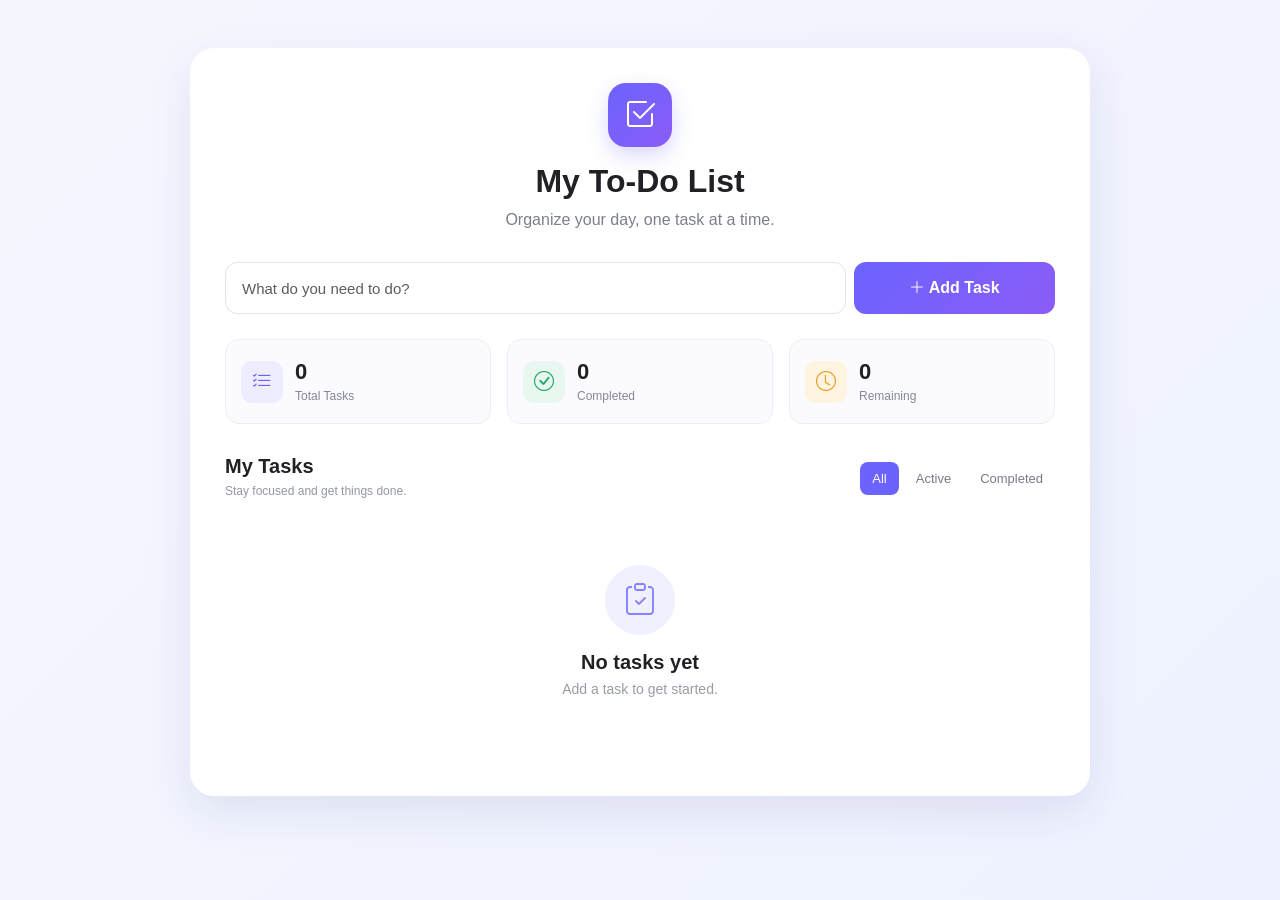
<file: 01-TO-DO-LIST/index.html>
<!DOCTYPE html>
<html lang="en">
<head>
    <meta charset="UTF-8">
    <meta name="viewport" content="width=device-width, initial-scale=1.0">

    <title>My To-Do List</title>

    <!-- Bootstrap CSS -->
    <link href="https://cdn.jsdelivr.net/npm/bootstrap@5.3.3/dist/css/bootstrap.min.css" rel="stylesheet">

    <!-- Bootstrap Icons -->
    <link rel="stylesheet" href="https://cdn.jsdelivr.net/npm/bootstrap-icons@1.11.3/font/bootstrap-icons.min.css">

    <!-- Custom CSS -->
    <link rel="stylesheet" href="style.css">
</head>

<body>

    <div class="container py-4 py-md-5">

        <div class="todo-card mx-auto">

            <!-- Header -->
            <div class="header-section text-center">

                <div class="app-icon">
                    <i class="bi bi-check2-square"></i>
                </div>

                <h1>My To-Do List</h1>

                <p>
                    Organize your day, one task at a time.
                </p>

            </div>


            <!-- Add Task Section -->
            <div class="row g-2 add-task-section">

                <div class="col-12 col-md-9">

                    <input
                        type="text"
                        id="taskInput"
                        class="form-control task-input"
                        placeholder="What do you need to do?"
                    >

                </div>

                <div class="col-12 col-md-3">

                    <button id="addTaskBtn" class="btn add-btn w-100">
                        <i class="bi bi-plus-lg"></i>
                        Add Task
                    </button>

                </div>

            </div>


            <!-- Summary -->
            <div class="row g-3 summary-section">

                <div class="col-4">

                    <div class="summary-card">
                        <div class="summary-icon">
                            <i class="bi bi-list-check"></i>
                        </div>

                        <div>
                            <h3 id="totalTasks">0</h3>
                            <p>Total Tasks</p>
                        </div>
                    </div>

                </div>


                <div class="col-4">

                    <div class="summary-card">
                        <div class="summary-icon completed-icon">
                            <i class="bi bi-check-circle"></i>
                        </div>

                        <div>
                            <h3 id="completedTasks">0</h3>
                            <p>Completed</p>
                        </div>
                    </div>

                </div>


                <div class="col-4">

                    <div class="summary-card">
                        <div class="summary-icon remaining-icon">
                            <i class="bi bi-clock"></i>
                        </div>

                        <div>
                            <h3 id="remainingTasks">0</h3>
                            <p>Remaining</p>
                        </div>
                    </div>

                </div>

            </div>


            <!-- Task Heading + Filters -->
            <div class="task-header">

                <div>
                    <h5>My Tasks</h5>
                    <span id="taskMessage">Stay focused and get things done.</span>
                </div>


                <div class="filter-buttons">

                    <button class="filter-btn active" data-filter="all">
                        All
                    </button>

                    <button class="filter-btn" data-filter="active">
                        Active
                    </button>

                    <button class="filter-btn" data-filter="completed">
                        Completed
                    </button>

                </div>

            </div>


            <!-- Task List -->
            <div id="taskList" class="list-group">

            </div>


            <!-- Empty State -->
            <div id="emptyState" class="empty-state">

                <div class="empty-icon">
                    <i class="bi bi-clipboard-check"></i>
                </div>

                <h5>No tasks yet</h5>

                <p>Add a task to get started.</p>

            </div>

        </div>

    </div>


    <!-- JavaScript -->
    <script src="script.js"></script>

</body>
</html>
</file>
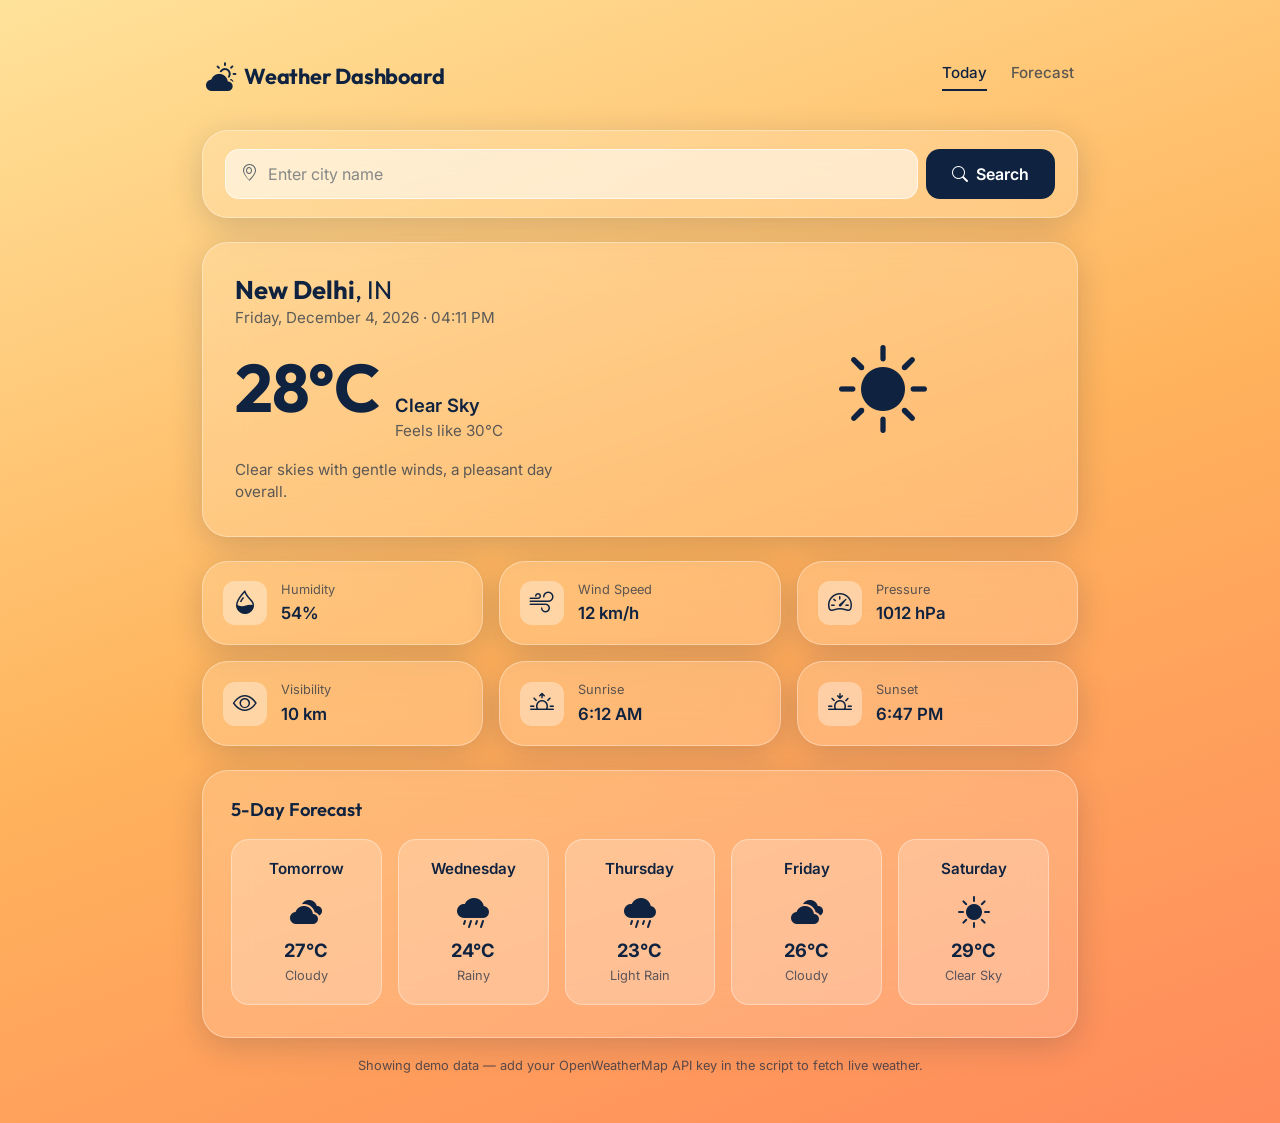
<file: 03-WEATHER_DASHBOARD/index.html>
<!DOCTYPE html>
<html lang="en">
<head>
<meta charset="UTF-8">
<meta name="viewport" content="width=device-width, initial-scale=1.0">
<title>Weather Dashboard</title>

<!-- Bootstrap 5 -->
<link href="https://cdn.jsdelivr.net/npm/bootstrap@5.3.3/dist/css/bootstrap.min.css" rel="stylesheet">
<!-- Bootstrap Icons -->
<link rel="stylesheet" href="https://cdn.jsdelivr.net/npm/bootstrap-icons@1.11.3/font/bootstrap-icons.css">
<!-- Fonts -->
<link rel="preconnect" href="https://fonts.googleapis.com">
<link href="https://fonts.googleapis.com/css2?family=Outfit:wght@400;500;600;700;800&family=Inter:wght@400;500;600&display=swap" rel="stylesheet">
<link rel="stylesheet" href="style.css">

</head>
<body class="bg-default" id="pageBody">

<div class="container py-4 py-md-5" style="max-width: 900px;">

  <!-- Header -->
  <header class="d-flex justify-content-between align-items-center mb-4 dashboard-header">
    <div class="d-flex align-items-center gap-2">
      <i class="bi bi-cloud-sun-fill header-icon"></i>
      <h1 class="brand-title">Weather Dashboard</h1>
    </div>
    <nav class="header-nav d-none d-sm-flex gap-4">
      <a href="#" class="nav-link-custom active">Today</a>
      <a href="#" class="nav-link-custom">Forecast</a>
    </nav>
  </header>

  <!-- Search -->
  <div class="glass-panel search-panel mb-4">
    <form id="searchForm" class="d-flex flex-column flex-sm-row gap-2">

      <div class="search-input-wrap flex-grow-1">
        <i class="bi bi-geo-alt"></i>
        <input type="text" id="cityInput" class="search-input" placeholder="Enter city name" autocomplete="off" aria-label="City name">
      </div>

      <button type="submit" class="search-btn">
        <i class="bi bi-search"></i>
        <span>Search</span>
      </button>
    </form>

    <div id="errorMsg" class="error-message d-none">
      <i class="bi bi-exclamation-circle"></i>
      <span id="errorText"></span>
    </div>
  </div>

  <!-- Loading state -->
  <div id="loadingState" class="glass-panel text-center py-5 mb-4 d-none">
    <div class="spinner-custom"></div>
    <div id="loadingText" class="text-soft">Fetching weather…</div>
  </div>

  <!-- Main content -->
  <div id="weatherContent">

    <!-- Current weather -->
    <div class="glass-panel current-weather-card mb-4">
      <div class="row align-items-center g-4">
        <div class="col-12 col-md-7">
          <h2 class="city-name"><span id="cityName">—</span><span id="countryName" class="fw-normal"></span></h2>
          <div class="city-meta" id="dateTime">—</div>
          <div class="d-flex align-items-baseline gap-3 mt-4">
            
            <span class="display-num" id="tempValue">--°</span>
            <div>
              <div class="condition-label" id="conditionLabel">—</div>
              <div class="feels-like">Feels like <span id="feelsLike">--°</span></div>
            </div>
          </div>
          <p class="weather-desc mt-3 mb-0" id="weatherDesc">—</p>
        </div>
        <div class="col-12 col-md-5 text-center">
          <i class="bi weather-icon-lg" id="mainIcon"></i>
        </div>
      </div>
    </div>

    <!-- Details grid -->
    <div class="row g-3 mb-4" id="detailsGrid">
      <div class="col-6 col-md-4">
        <div class="glass-panel detail-card">
          <div class="detail-icon"><i class="bi bi-droplet-half"></i></div>
          <div>
            <div class="detail-label">Humidity</div>
            <div class="detail-value"><span id="humidityVal">--</span>%</div>
          </div>
        </div>
      </div>
      <div class="col-6 col-md-4">
        <div class="glass-panel detail-card">
          <div class="detail-icon"><i class="bi bi-wind"></i></div>
          <div>
            <div class="detail-label">Wind Speed</div>
            <div class="detail-value"><span id="windVal">--</span> km/h</div>
          </div>
        </div>
      </div>
      <div class="col-6 col-md-4">
        <div class="glass-panel detail-card">
          <div class="detail-icon"><i class="bi bi-speedometer2"></i></div>
          <div>
            <div class="detail-label">Pressure</div>
            <div class="detail-value"><span id="pressureVal">--</span> hPa</div>
          </div>
        </div>
      </div>
      <div class="col-6 col-md-4">
        <div class="glass-panel detail-card">
          <div class="detail-icon"><i class="bi bi-eye"></i></div>
          <div>
            <div class="detail-label">Visibility</div>
            <div class="detail-value"><span id="visibilityVal">--</span> km</div>
          </div>
        </div>
      </div>
      <div class="col-6 col-md-4">
        <div class="glass-panel detail-card">
          <div class="detail-icon"><i class="bi bi-sunrise"></i></div>
          <div>
            <div class="detail-label">Sunrise</div>
            <div class="detail-value" id="sunriseVal">--:--</div>
          </div>
        </div>
      </div>
      <div class="col-6 col-md-4">
        <div class="glass-panel detail-card">
          <div class="detail-icon"><i class="bi bi-sunset"></i></div>
          <div>
            <div class="detail-label">Sunset</div>
            <div class="detail-value" id="sunsetVal">--:--</div>
          </div>
        </div>
      </div>
    </div>

    <!-- Forecast -->
    <div class="glass-panel forecast-panel">
      <h2 class="section-heading">5-Day Forecast</h2>
      <div class="forecast-scroll d-flex gap-3" id="forecastRow"></div>
    </div>

    <div class="demo-note" id="demoNote"></div>

  </div>
</div>


<script src="script.js" defer></script>
<script src="https://cdn.jsdelivr.net/npm/bootstrap@5.3.3/dist/js/bootstrap.bundle.min.js"></script>
</body>
</html>
</file>
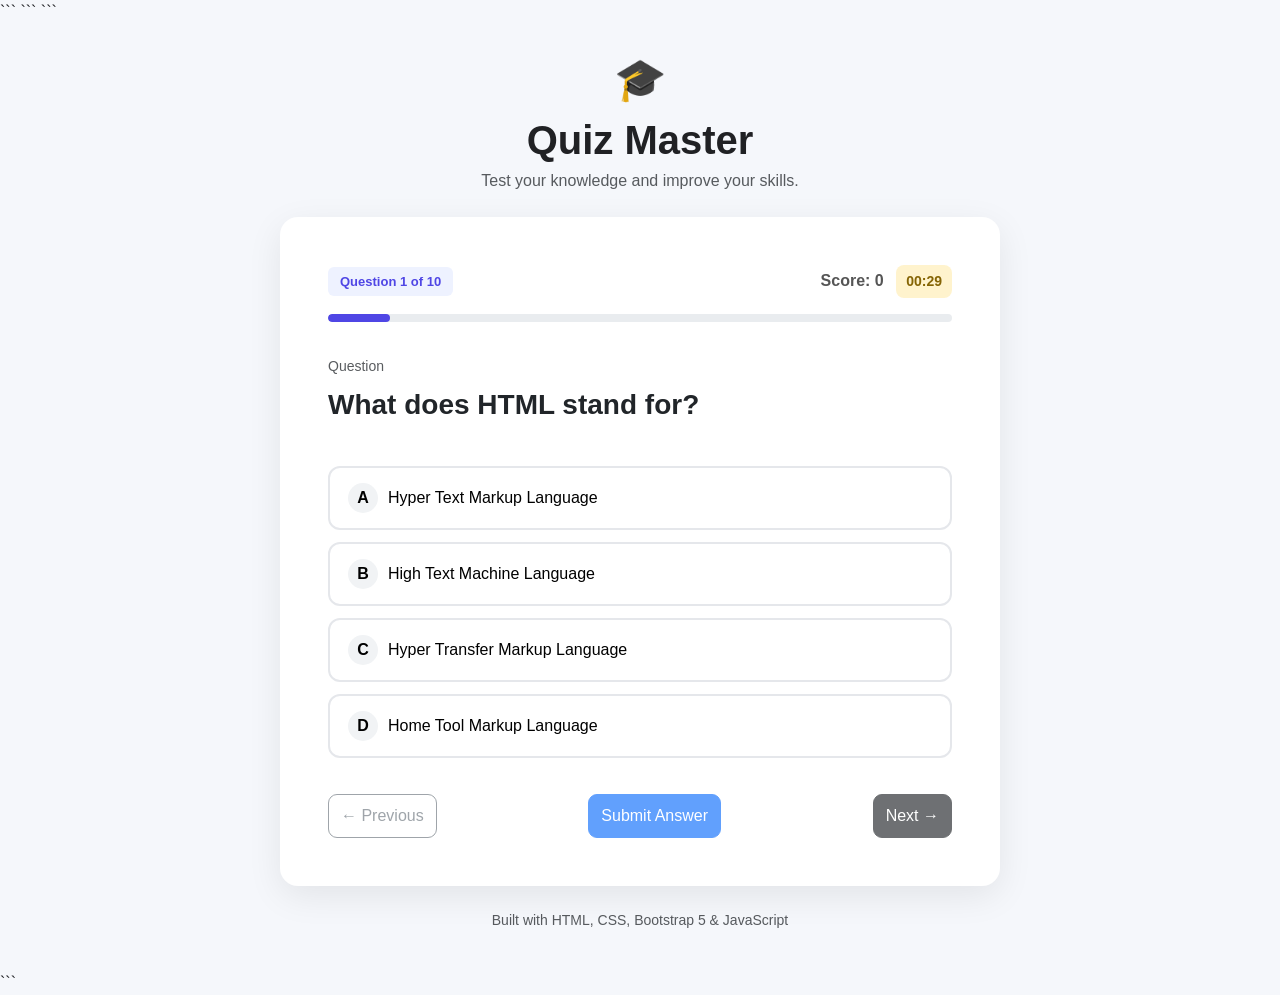
<file: 04-QUIZ_MASTER/index.html>
<!DOCTYPE html>

<html lang="en">
<head>
    <meta charset="UTF-8">
    <meta name="viewport" content="width=device-width, initial-scale=1.0">
    <title>Quiz Master</title>

```
<link href="https://cdn.jsdelivr.net/npm/bootstrap@5.3.3/dist/css/bootstrap.min.css" rel="stylesheet">

<link rel="stylesheet" href="style.css">
```

</head>
<body>

```
<div class="container py-4">

    <!-- Header -->
    <div class="text-center mb-4">
        <div class="quiz-icon">🎓</div>
        <h1 class="app-title">Quiz Master</h1>
        <p class="text-muted">Test your knowledge and improve your skills.</p>
    </div>

    <!-- Quiz Card -->
    <div class="card quiz-card mx-auto">

        <div class="card-body p-4 p-md-5">

            <!-- Quiz Information -->
            <div class="row align-items-center mb-3">

                <div class="col-6">
                    <span class="badge question-badge" id="questionNumber">
                        Question 1 of 10
                    </span>
                </div>

                <div class="col-6 text-end">
                    <span class="score-text" id="score">
                        Score: 0
                    </span>

                    <span class="timer ms-2" id="timer">
                        00:30
                    </span>
                </div>

            </div>

            <!-- Progress -->
            <div class="progress mb-4">
                <div
                    class="progress-bar"
                    id="progressBar"
                    role="progressbar"
                    style="width: 10%;">
                </div>
            </div>

            <!-- Question -->
            <div class="question-section mb-4">
                <p class="small text-muted mb-2">Question</p>

                <h2 id="question">
                    What does HTML stand for?
                </h2>
            </div>

            <!-- Answer Options -->
            <div id="options" class="options-container">

            </div>

            <!-- Message -->
            <div id="message" class="alert d-none mt-3"></div>

            <!-- Buttons -->
            <div class="quiz-controls mt-4">

                <button
                    type="button"
                    class="btn btn-outline-secondary"
                    id="previousBtn"
                    disabled>
                    ← Previous
                </button>

                <button
                    type="button"
                    class="btn btn-primary"
                    id="submitBtn"
                    disabled>
                    Submit Answer
                </button>

                <button
                    type="button"
                    class="btn btn-dark"
                    id="nextBtn"
                    disabled>
                    Next →
                </button>

            </div>

        </div>
    </div>

    <!-- Footer -->
    <p class="text-center text-muted mt-4 small">
        Built with HTML, CSS, Bootstrap 5 & JavaScript
    </p>

</div>


<!-- Result Modal -->
<div class="modal fade" id="resultModal" tabindex="-1">

    <div class="modal-dialog modal-dialog-centered">

        <div class="modal-content result-modal">

            <div class="modal-header">
                <h5 class="modal-title">🎉 Quiz Completed!</h5>

                <button
                    type="button"
                    class="btn-close"
                    data-bs-dismiss="modal">
                </button>
            </div>

            <div class="modal-body text-center">

                <div class="final-score-circle">
                    <span id="finalScore">8 / 10</span>
                </div>

                <h4 class="mt-3">Your Result</h4>

                <div class="row mt-4">

                    <div class="col-6 mb-3">
                        <div class="result-box">
                            <strong id="correctAnswers">8</strong>
                            <span>Correct</span>
                        </div>
                    </div>

                    <div class="col-6 mb-3">
                        <div class="result-box">
                            <strong id="incorrectAnswers">2</strong>
                            <span>Incorrect</span>
                        </div>
                    </div>

                    <div class="col-6">
                        <div class="result-box">
                            <strong id="percentage">80%</strong>
                            <span>Percentage</span>
                        </div>
                    </div>

                    <div class="col-6">
                        <div class="result-box">
                            <strong id="totalQuestions">10</strong>
                            <span>Total Questions</span>
                        </div>
                    </div>

                </div>

                <div class="alert alert-info mt-4 mb-0" id="performanceMessage">
                    Great job! Keep practicing.
                </div>

            </div>

            <div class="modal-footer justify-content-center">

                <button
                    type="button"
                    class="btn btn-outline-secondary"
                    data-bs-dismiss="modal">
                    Close
                </button>

                <button
                    type="button"
                    class="btn btn-primary"
                    id="restartBtn">
                    Restart Quiz
                </button>

            </div>

        </div>

    </div>
</div>


<script src="https://cdn.jsdelivr.net/npm/bootstrap@5.3.3/dist/js/bootstrap.bundle.min.js"></script>

<script src="script.js"></script>
```

</body>
</html>
</file>
<file: 01-TO-DO-LIST/style.css>
* {
    box-sizing: border-box;
}

body {
    margin: 0;
    background: linear-gradient(135deg, #f5f7ff, #eef1ff);
    font-family: Arial, sans-serif;
    color: #202124;
    min-height: 100vh;
}


/* Main Card */
.todo-card {
    max-width: 900px;
    background: #ffffff;
    padding: 35px;
    border-radius: 24px;
    box-shadow: 0 15px 45px rgba(56, 45, 120, 0.10);
    animation: cardShow 0.5s ease;
}


/* Header */
.header-section {
    margin-bottom: 30px;
}

.app-icon {
    width: 64px;
    height: 64px;
    margin: 0 auto 15px;
    border-radius: 18px;
    display: flex;
    align-items: center;
    justify-content: center;
    font-size: 32px;
    color: white;
    background: linear-gradient(135deg, #6c63ff, #8b5cf6);
    box-shadow: 0 8px 20px rgba(108, 99, 255, 0.25);
}

.header-section h1 {
    font-size: 32px;
    font-weight: 700;
    margin-bottom: 8px;
}

.header-section p {
    color: #7b7f8a;
    margin: 0;
}


/* Add Task */
.add-task-section {
    margin-bottom: 25px;
}

.task-input {
    height: 52px;
    border: 1px solid #e1e3eb;
    border-radius: 12px;
    padding: 0 16px;
    font-size: 15px;
}

.task-input:focus {
    border-color: #6c63ff;
    box-shadow: 0 0 0 4px rgba(108, 99, 255, 0.10);
}

.add-btn {
    height: 52px;
    border: none;
    border-radius: 12px;
    color: white;
    font-weight: 600;
    background: linear-gradient(135deg, #6c63ff, #8b5cf6);
    transition: 0.2s;
}

.add-btn:hover {
    color: white;
    transform: translateY(-2px);
    box-shadow: 0 8px 18px rgba(108, 99, 255, 0.25);
}


/* Summary */
.summary-section {
    margin-bottom: 30px;
}

.summary-card {
    min-height: 85px;
    padding: 15px;
    border-radius: 14px;
    background: #fafaff;
    border: 1px solid #eeeeF5;
    display: flex;
    align-items: center;
    gap: 12px;
}

.summary-icon {
    width: 42px;
    height: 42px;
    flex-shrink: 0;
    border-radius: 11px;
    display: flex;
    align-items: center;
    justify-content: center;
    background: #eeecff;
    color: #6c63ff;
    font-size: 20px;
}

.completed-icon {
    background: #e8f8f0;
    color: #20a66a;
}

.remaining-icon {
    background: #fff4df;
    color: #e89b22;
}

.summary-card h3 {
    margin: 0;
    font-size: 22px;
    font-weight: 700;
}

.summary-card p {
    margin: 2px 0 0;
    color: #858894;
    font-size: 12px;
}


/* Task Header */
.task-header {
    display: flex;
    justify-content: space-between;
    align-items: center;
    gap: 15px;
    margin-bottom: 18px;
}

.task-header h5 {
    margin: 0;
    font-weight: 700;
}

.task-header span {
    color: #9497a3;
    font-size: 12px;
}


/* Filter Buttons */
.filter-buttons {
    display: flex;
    gap: 5px;
}

.filter-btn {
    border: none;
    background: transparent;
    color: #777b88;
    border-radius: 8px;
    padding: 7px 12px;
    font-size: 13px;
    cursor: pointer;
    transition: 0.2s;
}

.filter-btn:hover {
    background: #f1f0ff;
    color: #6c63ff;
}

.filter-btn.active {
    background: #6c63ff;
    color: white;
}


/* Task */
.task-item {
    border: 1px solid #eeeeF3 !important;
    border-radius: 13px !important;
    padding: 15px;
    margin-bottom: 10px;
    background: #ffffff;
    transition: 0.2s;
    animation: taskShow 0.3s ease;
}

.task-item:hover {
    transform: translateX(3px);
    box-shadow: 0 5px 15px rgba(0, 0, 0, 0.05);
}

.task-checkbox {
    width: 19px;
    height: 19px;
    cursor: pointer;
    flex-shrink: 0;
}

.task-checkbox:checked {
    background-color: #6c63ff;
    border-color: #6c63ff;
}

.task-content {
    min-width: 0;
}

.task-title {
    font-size: 15px;
    font-weight: 600;
    word-break: break-word;
}

.task-date {
    color: #999ca7;
    font-size: 11px;
    margin-top: 3px;
}

.completed .task-title {
    text-decoration: line-through;
    color: #a5a7ae;
}

.completed {
    background: #fafafa;
}


/* Delete */
.delete-btn {
    border: none;
    background: transparent;
    color: #b5b7c0;
    font-size: 18px;
    padding: 5px 7px;
    cursor: pointer;
    transition: 0.2s;
}

.delete-btn:hover {
    color: #ef476f;
}


/* Empty State */
.empty-state {
    text-align: center;
    padding: 45px 20px;
}

.empty-icon {
    width: 70px;
    height: 70px;
    margin: 0 auto 15px;
    border-radius: 50%;
    display: flex;
    align-items: center;
    justify-content: center;
    background: #f1f0ff;
    color: #8b84ff;
    font-size: 32px;
}

.empty-state h5 {
    font-weight: 600;
    margin-bottom: 5px;
}

.empty-state p {
    color: #999ca7;
    font-size: 14px;
}


/* Animations */
@keyframes cardShow {
    from {
        opacity: 0;
        transform: translateY(15px);
    }

    to {
        opacity: 1;
        transform: translateY(0);
    }
}

@keyframes taskShow {
    from {
        opacity: 0;
        transform: translateY(5px);
    }

    to {
        opacity: 1;
        transform: translateY(0);
    }
}


/* Tablet */
@media (max-width: 768px) {

    .todo-card {
        padding: 25px;
    }

    .task-header {
        align-items: flex-start;
        flex-direction: column;
    }

    .filter-buttons {
        width: 100%;
    }

    .filter-btn {
        flex: 1;
    }
}


/* Mobile */
@media (max-width: 576px) {

    body {
        background: #f5f7ff;
    }

    .container {
        padding-left: 12px !important;
        padding-right: 12px !important;
    }

    .todo-card {
        padding: 20px 15px;
        border-radius: 18px;
    }

    .header-section h1 {
        font-size: 26px;
    }

    .header-section p {
        font-size: 13px;
    }

    .summary-card {
        flex-direction: column;
        justify-content: center;
        text-align: center;
        gap: 6px;
        padding: 10px 4px;
    }

    .summary-icon {
        width: 35px;
        height: 35px;
        font-size: 17px;
    }

    .summary-card h3 {
        font-size: 19px;
    }

    .summary-card p {
        font-size: 10px;
    }

    .filter-buttons {
        gap: 3px;
    }

    .filter-btn {
        padding: 7px 5px;
        font-size: 12px;
    }

    .task-item {
        padding: 12px;
    }

    .task-title {
        font-size: 14px;
    }
}
</file>
<file: 03-WEATHER_DASHBOARD/style.css>
:root{
    --glass-bg: rgba(255,255,255,0.16);
    --glass-bg-strong: rgba(255,255,255,0.24);
    --glass-border: rgba(255,255,255,0.35);
    --glass-shadow: 0 8px 32px rgba(15,35,65,0.18);
    --text-main: #0f2340;
    --text-soft: rgba(15,35,64,0.68);
    --accent: #ffffff;
    --transition-bg: background 0.6s ease;
  }

  *{ box-sizing: border-box; }

  body{
    font-family: 'Inter', sans-serif;
    color: var(--text-main);
    min-height: 100vh;
    margin: 0;
    background: linear-gradient(160deg, #a9c9ff 0%, #7fb6e8 45%, #5f9ee0 100%);
    transition: var(--transition-bg);
    background-attachment: fixed;
  }

  /* ---------- Weather state backgrounds ---------- */
  body.bg-sunny{
    background: linear-gradient(160deg, #ffe29a 0%, #ffb35c 50%, #ff8a5c 100%);
  }
  body.bg-rainy{
    background: linear-gradient(160deg, #6a85b6 0%, #3f5c82 55%, #253a56 100%);
  }
  body.bg-cloudy{
    background: linear-gradient(160deg, #cfd9e6 0%, #93a6bd 55%, #6b7f99 100%);
  }
  body.bg-snowy{
    background: linear-gradient(160deg, #eef5fb 0%, #cfe3f2 55%, #a9c9e0 100%);
  }
  body.bg-storm{
    background: linear-gradient(160deg, #5c6480 0%, #383e58 55%, #1f2338 100%);
  }
  body.bg-default{
    background: linear-gradient(160deg, #a9c9ff 0%, #7fb6e8 45%, #5f9ee0 100%);
  }
  body.bg-snowy, body.bg-default{ --text-main: #0f2340; }
  body.bg-storm, body.bg-rainy{ --text-main: #f4f7fb; --text-soft: rgba(244,247,251,0.72); }

  h1,h2,h3,.display-num,.brand-title{
    font-family: 'Outfit', sans-serif;
  }

  /* ---------- Glass panel ---------- */
  .glass-panel{
    background: var(--glass-bg);
    backdrop-filter: blur(22px);
    -webkit-backdrop-filter: blur(22px);
    border: 1px solid var(--glass-border);
    border-radius: 26px;
    box-shadow: var(--glass-shadow);
    padding: 28px;
  }

  @media (max-width: 576px){
    .glass-panel{ padding: 20px; border-radius: 20px; }
  }

  /* ---------- Header ---------- */
  .dashboard-header{ padding: 6px 4px; }
  .header-icon{
    font-size: 1.9rem;
    color: var(--text-main);
  }
  .brand-title{
    font-weight: 700;
    font-size: 1.35rem;
    letter-spacing: -0.01em;
    color: var(--text-main);
    margin: 0;
  }
  .nav-link-custom{
    color: var(--text-soft);
    text-decoration: none;
    font-weight: 500;
    font-size: 0.95rem;
    padding-bottom: 4px;
    border-bottom: 2px solid transparent;
    transition: color 0.2s ease, border-color 0.2s ease;
  }
  .nav-link-custom:hover{ color: var(--text-main); }
  .nav-link-custom.active{
    color: var(--text-main);
    border-bottom-color: var(--text-main);
  }

  /* ---------- Search ---------- */
  .search-panel{ padding: 18px 22px; }
  .search-input-wrap{
    position: relative;
    display: flex;
    align-items: center;
  }
  .search-input-wrap i{
    position: absolute;
    left: 16px;
    color: var(--text-soft);
    font-size: 1.05rem;
    pointer-events: none;
  }
  .search-input{
    background: rgba(255,255,255,0.55);
    border: 1px solid rgba(255,255,255,0.6);
    border-radius: 14px;
    padding: 12px 16px 12px 42px;
    font-size: 1rem;
    color: var(--text-main);
    width: 100%;
  }
  .search-input:focus{
    outline: none;
    box-shadow: 0 0 0 3px rgba(255,255,255,0.5);
    background: rgba(255,255,255,0.7);
  }
  .search-input::placeholder{ color: rgba(15,35,64,0.5); }
  .search-btn{
    background: var(--text-main);
    color: #fff;
    border: none;
    border-radius: 14px;
    padding: 12px 26px;
    font-weight: 600;
    display: flex;
    align-items: center;
    justify-content: center;
    gap: 8px;
    white-space: nowrap;
    transition: transform 0.15s ease, opacity 0.15s ease;
  }
  .search-btn:hover{ opacity: 0.88; }
  .search-btn:active{ transform: scale(0.97); }

  .error-message{
    margin-top: 14px;
    color: #7a1f1f;
    background: rgba(255,220,220,0.55);
    border: 1px solid rgba(255,180,180,0.7);
    border-radius: 12px;
    padding: 10px 14px;
    font-size: 0.92rem;
    display: flex;
    align-items: center;
    gap: 8px;
  }

  /* ---------- Current weather ---------- */
  .current-weather-card{ padding: 32px; }
  .city-name{
    font-size: 1.6rem;
    font-weight: 700;
    margin: 0;
    color: var(--text-main);
  }
  .city-meta{
    color: var(--text-soft);
    font-size: 0.95rem;
    margin-top: 2px;
  }
  .weather-icon-lg{
    font-size: 5.5rem;
    line-height: 1;
    color: var(--text-main);
  }
  .display-num{
    font-size: 4.2rem;
    font-weight: 700;
    line-height: 1;
    color: var(--text-main);
    letter-spacing: -0.02em;
  }
  .condition-label{
    font-size: 1.15rem;
    font-weight: 600;
    color: var(--text-main);
  }
  .feels-like{
    color: var(--text-soft);
    font-size: 0.95rem;
  }
  .weather-desc{
    color: var(--text-soft);
    font-size: 0.95rem;
    max-width: 320px;
  }

  @media (max-width: 576px){
    .weather-icon-lg{ font-size: 4rem; }
    .display-num{ font-size: 3.2rem; }
  }

  /* ---------- Detail cards ---------- */
  .detail-card{
    padding: 18px 20px;
    display: flex;
    align-items: center;
    gap: 14px;
    height: 100%;
  }
  .detail-icon{
    font-size: 1.5rem;
    width: 44px;
    height: 44px;
    display: flex;
    align-items: center;
    justify-content: center;
    background: rgba(255,255,255,0.35);
    border-radius: 12px;
    color: var(--text-main);
    flex-shrink: 0;
  }
  .detail-label{
    font-size: 0.8rem;
    color: var(--text-soft);
    margin-bottom: 2px;
  }
  .detail-value{
    font-size: 1.05rem;
    font-weight: 600;
    color: var(--text-main);
  }

  /* ---------- Forecast ---------- */
  .section-heading{
    font-size: 1.15rem;
    font-weight: 600;
    color: var(--text-main);
    margin-bottom: 18px;
  }
  .forecast-scroll{
    overflow-x: auto;
    padding-bottom: 4px;
    scrollbar-width: thin;
  }
  .forecast-card{
    background: rgba(255,255,255,0.22);
    border: 1px solid var(--glass-border);
    border-radius: 18px;
    padding: 18px 14px;
    text-align: center;
    flex: 1 0 120px;
    min-width: 120px;
  }
  .forecast-day{
    font-weight: 600;
    font-size: 0.95rem;
    color: var(--text-main);
    margin-bottom: 8px;
  }
  .forecast-icon{
    font-size: 2rem;
    color: var(--text-main);
    margin-bottom: 8px;
  }
  .forecast-temp{
    font-weight: 700;
    font-size: 1.15rem;
    color: var(--text-main);
  }
  .forecast-cond{
    font-size: 0.8rem;
    color: var(--text-soft);
    margin-top: 2px;
  }

  @media (min-width: 768px){
    .forecast-scroll{ overflow-x: visible; }
    .forecast-card{ flex: 1 1 0; min-width: 0; }
  }

  /* ---------- Loading ---------- */
  .spinner-custom{
    width: 2.4rem;
    height: 2.4rem;
    border: 3px solid rgba(255,255,255,0.4);
    border-top-color: var(--text-main);
    border-radius: 50%;
    animation: spin 0.8s linear infinite;
    margin: 0 auto 14px auto;
  }
  @keyframes spin{ to{ transform: rotate(360deg); } }

  .demo-note{
    font-size: 0.8rem;
    color: var(--text-soft);
    text-align: center;
    margin-top: 18px;
  }

  ::-webkit-scrollbar{ height: 8px; }
  ::-webkit-scrollbar-thumb{ background: rgba(255,255,255,0.4); border-radius: 8px; }

  a:focus-visible, button:focus-visible, input:focus-visible{
    outline: 2px solid var(--text-main);
    outline-offset: 2px;
  }
</file>
<file: 04-QUIZ_MASTER/style.css>
body {
background: #f5f7fb;
font-family: Arial, sans-serif;
color: #202124;
}

.quiz-icon {
font-size: 42px;
margin-bottom: 5px;
}

.app-title {
font-weight: 700;
margin-bottom: 5px;
}

.quiz-card {
max-width: 720px;
border: none;
border-radius: 18px;
box-shadow: 0 10px 35px rgba(0, 0, 0, 0.08);
}

.question-badge {
background: #eef2ff;
color: #4f46e5;
padding: 8px 12px;
font-size: 13px;
}

.score-text {
font-weight: 600;
color: #555;
}

.timer {
display: inline-block;
background: #fff3cd;
color: #856404;
padding: 6px 10px;
border-radius: 8px;
font-weight: 600;
font-size: 14px;
}

.progress {
height: 8px;
border-radius: 10px;
background: #e9ecef;
}

.progress-bar {
background: #4f46e5;
border-radius: 10px;
}

.question-section {
padding: 10px 0;
}

.question-section h2 {
font-size: 28px;
font-weight: 700;
line-height: 1.4;
}

.option-btn {
width: 100%;
text-align: left;
background: #ffffff;
border: 2px solid #e5e7eb;
border-radius: 12px;
padding: 15px 18px;
margin-bottom: 12px;
font-size: 16px;
transition: 0.2s;
}

.option-btn:hover {
border-color: #4f46e5;
background: #f8f8ff;
}

.option-btn.selected {
border-color: #4f46e5;
background: #eef2ff;
}

.option-btn.correct {
border-color: #198754;
background: #d1e7dd;
color: #146c43;
}

.option-btn.incorrect {
border-color: #dc3545;
background: #f8d7da;
color: #b02a37;
}

.option-letter {
display: inline-flex;
width: 30px;
height: 30px;
align-items: center;
justify-content: center;
border-radius: 50%;
background: #f1f3f5;
margin-right: 10px;
font-weight: 600;
}

.quiz-controls {
display: flex;
justify-content: space-between;
gap: 10px;
}

.quiz-controls button {
min-height: 44px;
border-radius: 9px;
}

.result-modal {
border: none;
border-radius: 18px;
}

.final-score-circle {
width: 120px;
height: 120px;
margin: auto;
border-radius: 50%;
background: #eef2ff;
color: #4f46e5;
display: flex;
align-items: center;
justify-content: center;
font-size: 25px;
font-weight: 700;
}

.result-box {
background: #f8f9fa;
border-radius: 10px;
padding: 12px;
}

.result-box strong {
display: block;
font-size: 20px;
}

.result-box span {
color: #6c757d;
font-size: 13px;
}

@media (max-width: 576px) {


.container {
    padding-left: 12px;
    padding-right: 12px;
}

.quiz-card {
    border-radius: 14px;
}

.quiz-card .card-body {
    padding: 22px !important;
}

.question-section h2 {
    font-size: 22px;
}

.score-text {
    font-size: 14px;
}

.timer {
    font-size: 13px;
    padding: 5px 7px;
}

.option-btn {
    padding: 13px;
    font-size: 15px;
}

.quiz-controls {
    flex-wrap: wrap;
}

.quiz-controls button {
    flex: 1;
    min-width: 100px;
}

}
</file>
